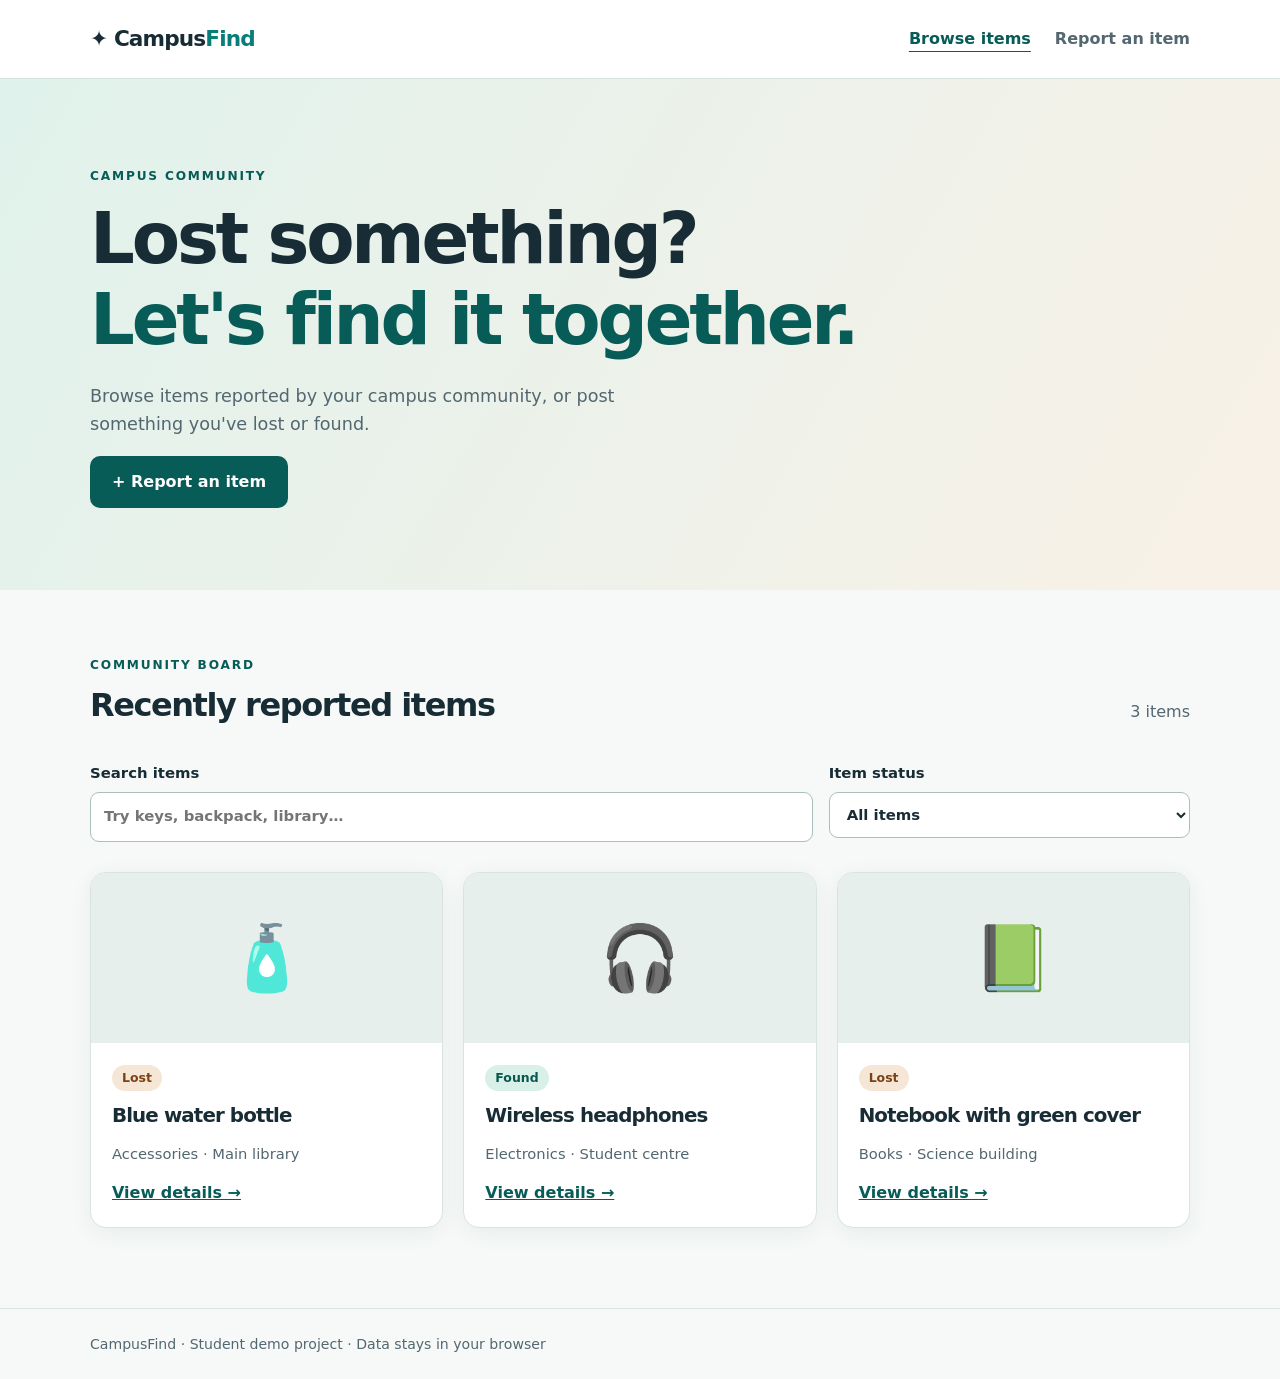
<file: index.html>
<!doctype html><html lang="en"><head><meta charset="utf-8"><meta name="viewport" content="width=device-width,initial-scale=1"><meta name="description" content="Campus Lost & Found demo project"><title>Campus Find | Browse</title><link rel="stylesheet" href="styles.css"><script src="app.js" defer></script></head><body><a class="skip" href="#main">Skip to main content</a><header class="header"><div class="wrap nav"><a class="brand" href="index.html" aria-label="Campus Find home">✦ Campus<span>Find</span></a><nav aria-label="Main navigation"><a aria-current="page" href="index.html">Browse items</a><a href="report.html">Report an item</a></nav></div></header><main id="main"><section class="hero"><div class="wrap"><p class="eyebrow">CAMPUS COMMUNITY</p><h1>Lost something?<br><em>Let's find it together.</em></h1><p>Browse items reported by your campus community, or post something you've lost or found.</p><a class="button" href="report.html">+ Report an item</a></div></section><section class="wrap section"><div class="section-heading"><div><p class="eyebrow">COMMUNITY BOARD</p><h2>Recently reported items</h2></div><p id="resultCount" aria-live="polite"></p></div><div class="filters"><label for="search">Search items<input id="search" type="search" placeholder="Try keys, backpack, library…"></label><label for="status">Item status<select id="status"><option value="all">All items</option><option value="lost">Lost</option><option value="found">Found</option></select></label></div><div id="itemGrid" class="grid" aria-live="polite"></div><p id="empty" class="empty" hidden>No matching items. Try another search.</p></section></main><footer><div class="wrap">CampusFind · Student demo project · Data stays in your browser</div></footer></body></html>
</file>
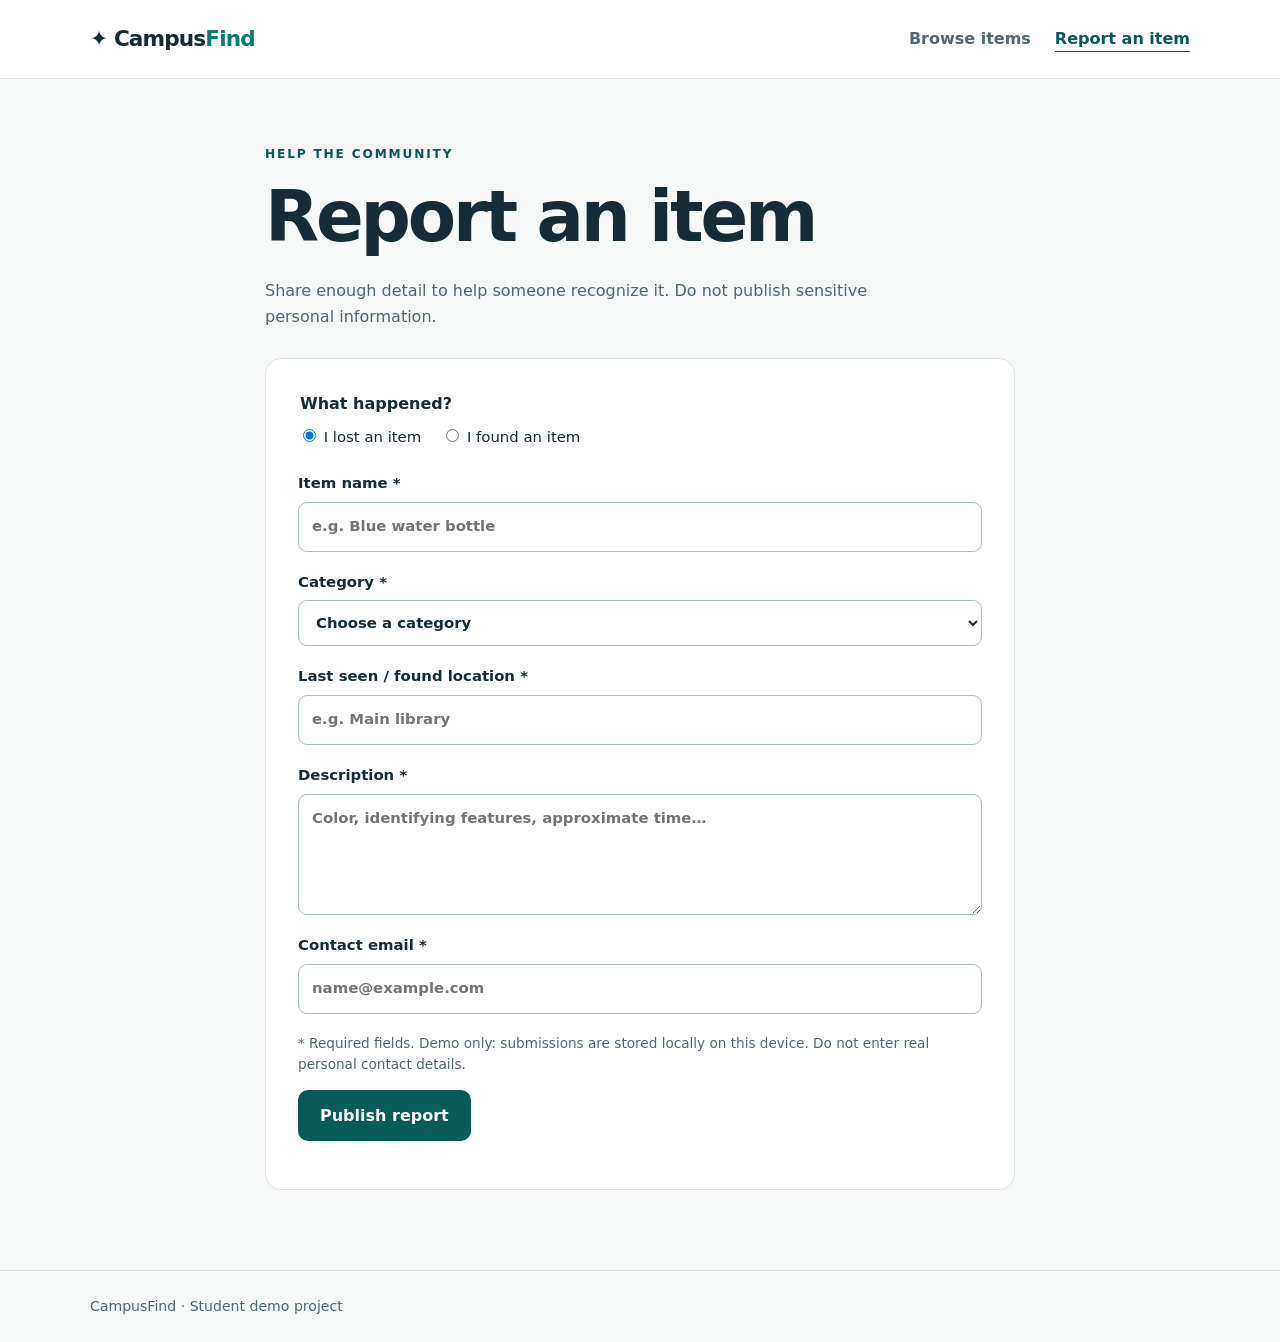
<file: report.html>
<!doctype html><html lang="en"><head><meta charset="utf-8"><meta name="viewport" content="width=device-width,initial-scale=1"><title>Campus Find | Report an item</title><link rel="stylesheet" href="styles.css"><script src="app.js" defer></script></head><body><a class="skip" href="#main">Skip to main content</a><header class="header"><div class="wrap nav"><a class="brand" href="index.html">✦ Campus<span>Find</span></a><nav aria-label="Main navigation"><a href="index.html">Browse items</a><a aria-current="page" href="report.html">Report an item</a></nav></div></header><main id="main" class="wrap section narrow"><p class="eyebrow">HELP THE COMMUNITY</p><h1>Report an item</h1><p class="intro">Share enough detail to help someone recognize it. Do not publish sensitive personal information.</p><form id="reportForm" class="panel"><fieldset><legend>What happened?</legend><div class="radio-row"><label><input type="radio" name="type" value="lost" checked> I lost an item</label><label><input type="radio" name="type" value="found"> I found an item</label></div></fieldset><label for="title">Item name <span aria-hidden="true">*</span><input id="title" name="title" required maxlength="70" placeholder="e.g. Blue water bottle"></label><label for="category">Category <span aria-hidden="true">*</span><select id="category" name="category" required><option value="">Choose a category</option><option>Electronics</option><option>Accessories</option><option>Books</option><option>Clothing</option><option>Other</option></select></label><label for="location">Last seen / found location <span aria-hidden="true">*</span><input id="location" name="location" required maxlength="80" placeholder="e.g. Main library"></label><label for="description">Description <span aria-hidden="true">*</span><textarea id="description" name="description" rows="4" required maxlength="400" placeholder="Color, identifying features, approximate time…"></textarea></label><label for="contact">Contact email <span aria-hidden="true">*</span><input id="contact" name="contact" type="email" required placeholder="name@example.com"></label><p class="hint">* Required fields. Demo only: submissions are stored locally on this device. Do not enter real personal contact details.</p><button class="button" type="submit">Publish report</button><p id="formMessage" role="status" tabindex="-1"></p></form></main><footer><div class="wrap">CampusFind · Student demo project</div></footer></body></html>
</file>
<file: styles.css>
:root{--ink:#182c35;--muted:#536770;--bg:#f6f9f8;--white:#fff;--teal:#087e78;--teal-dark:#075c58;--border:#d9e3e2;--peach:#f6e6d6}*{box-sizing:border-box}html{scroll-behavior:smooth}body{margin:0;background:var(--bg);color:var(--ink);font:16px/1.6 system-ui,-apple-system,Segoe UI,sans-serif}a{color:var(--teal-dark)}a:hover{text-decoration-thickness:2px}.wrap{width:min(1100px,calc(100% - 40px));margin:auto}.header{background:var(--white);border-bottom:1px solid var(--border)}.nav{display:flex;align-items:center;justify-content:space-between;gap:16px;min-height:78px}.brand{font-size:1.35rem;font-weight:850;letter-spacing:-.04em;color:var(--ink);text-decoration:none}.brand span{color:var(--teal)}nav{display:flex;gap:24px}nav a{text-decoration:none;font-weight:650;color:var(--muted)}nav a[aria-current]{color:var(--teal-dark);text-decoration:underline;text-underline-offset:7px}.skip{position:absolute;left:8px;top:-70px;background:#fff;padding:10px;z-index:10}.skip:focus{top:8px}:focus-visible{outline:3px solid #e78b24;outline-offset:3px}.hero{background:linear-gradient(120deg,#e0f2ec,#f9f1e7);padding:76px 0 82px}.eyebrow{font-size:.76rem;font-weight:800;letter-spacing:.15em;color:var(--teal-dark)}h1,h2,h3{line-height:1.16;letter-spacing:-.045em}h1{font-size:clamp(2.4rem,6vw,4.4rem);margin:12px 0 20px}h1 em{font-style:normal;color:var(--teal-dark)}.hero p:not(.eyebrow){max-width:530px;color:var(--muted);font-size:1.1rem}.button{display:inline-block;border:0;border-radius:10px;background:var(--teal-dark);color:#fff;padding:13px 22px;text-decoration:none;font:inherit;font-weight:750;cursor:pointer}.button:hover{background:#064944}.section{padding-top:54px;padding-bottom:80px}.section-heading{display:flex;align-items:end;justify-content:space-between;gap:20px}.section-heading h2{margin:4px 0 16px;font-size:2rem}.section-heading>p{color:var(--muted)}.filters{display:flex;gap:16px;margin:22px 0 30px}.filters label{flex:1}.filters label:first-child{flex:2}label{display:block;font-weight:700;font-size:.93rem}input:not([type=radio]),select,textarea{display:block;width:100%;border:1px solid #aabfbd;border-radius:9px;background:#fff;color:var(--ink);padding:12px 13px;font:inherit;margin-top:6px}input:focus,select:focus,textarea:focus{border-color:var(--teal)}.grid{display:grid;grid-template-columns:repeat(3,minmax(0,1fr));gap:20px}.card{background:#fff;border:1px solid var(--border);border-radius:16px;overflow:hidden;box-shadow:0 5px 22px #102f2910}.art{display:grid;place-items:center;background:#e6efeb;font-size:4rem;height:170px}.card-body{padding:21px}.badge{display:inline-block;padding:3px 10px;border-radius:100px;background:#d9f0e9;color:#07574e;font-size:.78rem;font-weight:800}.badge.lost{background:var(--peach);color:#7b4216}.card h3{font-size:1.24rem;margin:13px 0 5px}.meta{color:var(--muted);font-size:.92rem}.card a{font-weight:800}.empty{padding:35px;background:white;border:1px dashed var(--border);border-radius:12px}.narrow{max-width:750px}.intro{color:var(--muted);max-width:640px}.panel{background:#fff;border:1px solid var(--border);padding:32px;border-radius:16px;margin-top:28px}.panel>label{margin:0 0 19px}fieldset{border:0;padding:0;margin:0 0 22px}legend{font-weight:800;margin-bottom:10px}.radio-row{display:flex;gap:20px;flex-wrap:wrap}.radio-row label{font-weight:500}.hint{font-size:.85rem;color:var(--muted)}#formMessage{font-weight:750;color:var(--teal-dark)}.back{font-weight:700}.detail h1{font-size:2.4rem}.detail .art{height:210px;border-radius:12px}.detail dl{display:grid;grid-template-columns:120px 1fr;gap:12px;margin:26px 0}.detail dt{font-weight:800}.detail dd{margin:0;overflow-wrap:anywhere}footer{border-top:1px solid var(--border);padding:24px 0;color:var(--muted);font-size:.88rem}@media(max-width:760px){.hero{padding:54px 0}.grid{grid-template-columns:repeat(2,minmax(0,1fr))}.section-heading{align-items:start;flex-direction:column;gap:0}.filters{flex-direction:column}.nav{flex-wrap:wrap;padding:14px 0}.panel{padding:22px}}@media(max-width:510px){.grid{grid-template-columns:1fr}.wrap{width:min(100% - 28px,1100px)}nav{gap:16px;font-size:.9rem}.hero{padding:42px 0}.detail dl{grid-template-columns:1fr;gap:2px}.detail dd{margin-bottom:12px}}
</file>
